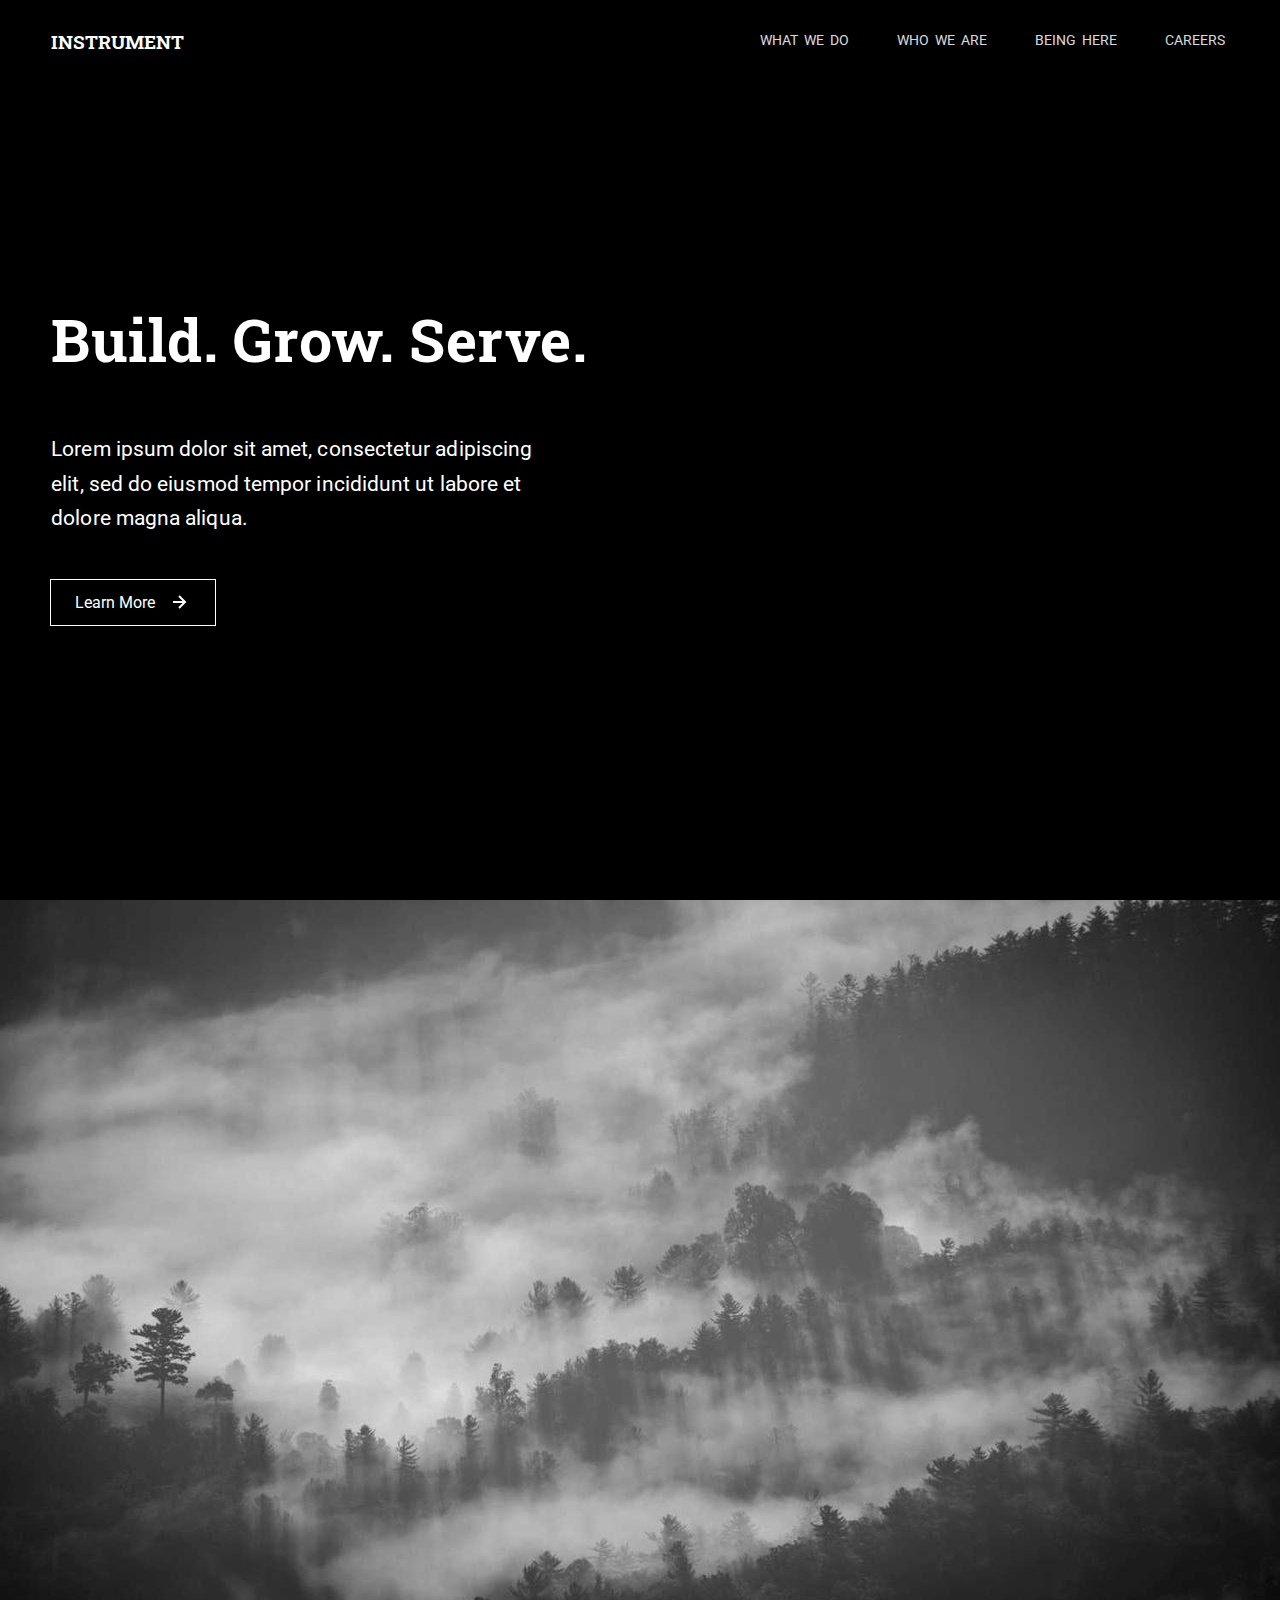
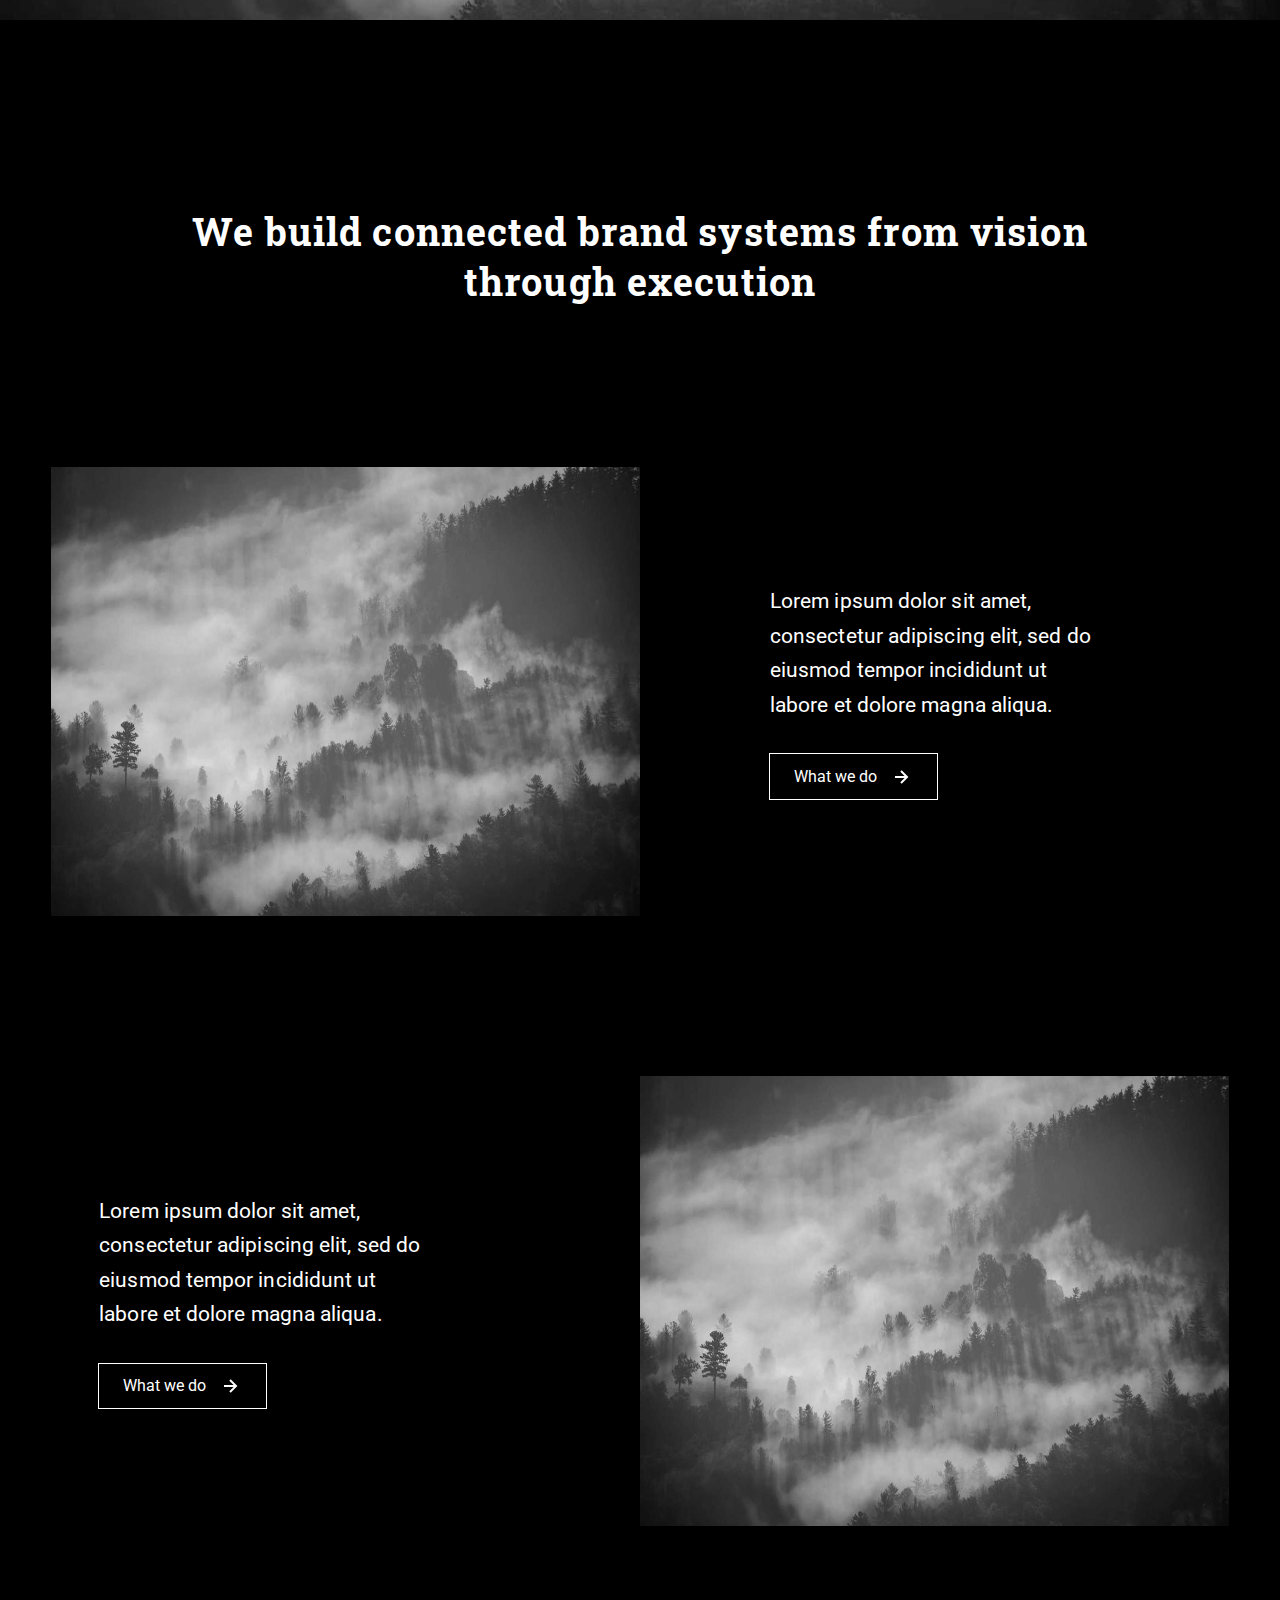
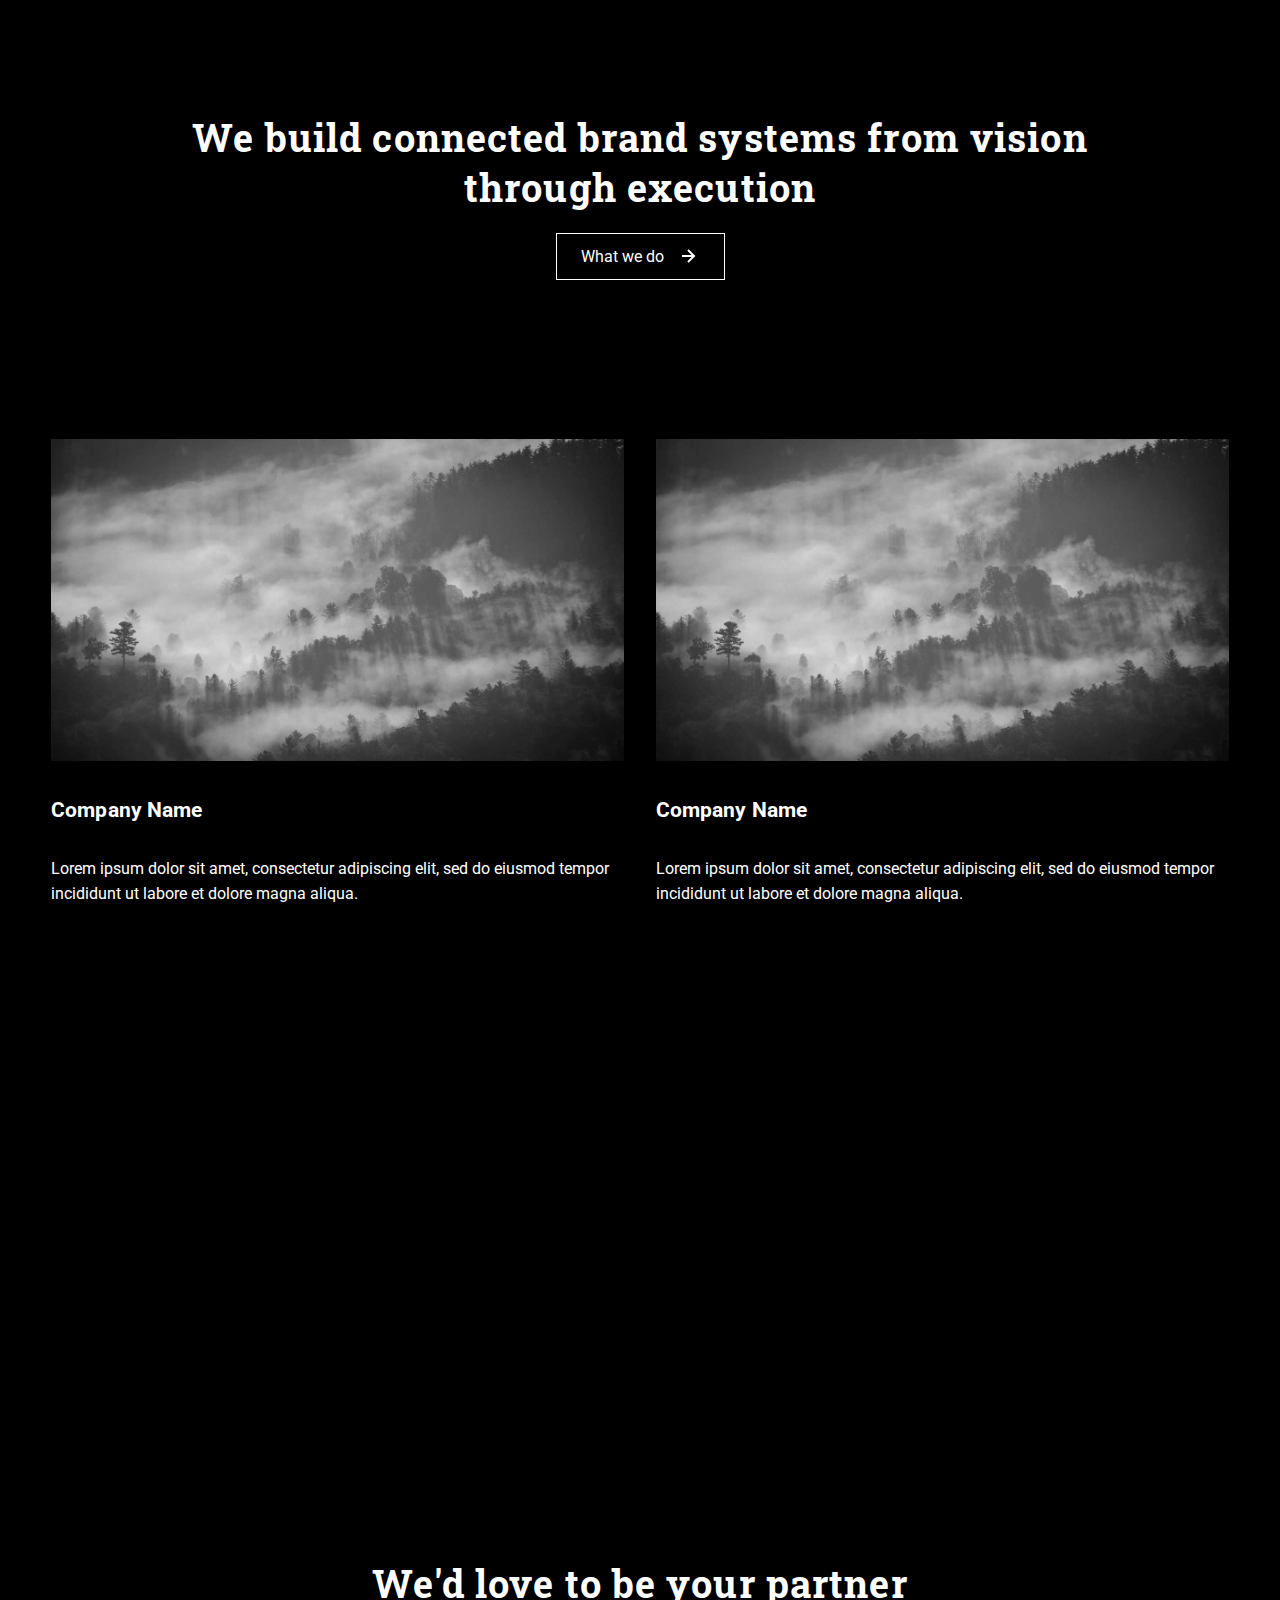
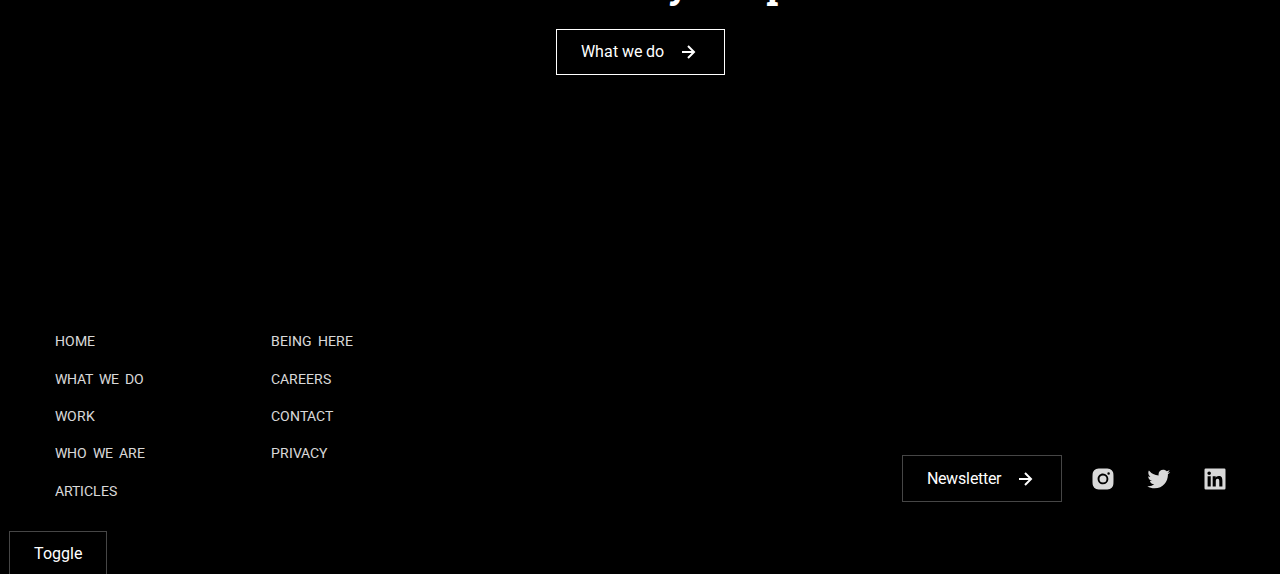
<file: index.html>
<!DOCTYPE html>
<html lang="en">

<head>
  <meta charset="UTF-8">
  <meta http-equiv="X-UA-Compatible" content="IE=edge">
  <meta name="viewport" content="width=device-width, initial-scale=1.0">
  <title>CheeKianTeoh | Instrument Mock Up</title>
  <link rel="stylesheet" href="./style.css">
</head>

<body>
  <nav class="navbar uppercase">
    <div class="navbar-container container">
      <h3 class="navbar__logo cursor">Instrument</h3>
      <ul class="navbar__links">
        <li>
          <a href="#" class="text--light-3">what we do</a>
        </li>
        <li>
          <a href="#">who we are</a>
        </li>
        <li>
          <a href="#">being here</a>
        </li>
        <li>
          <a href="#">careers</a>
        </li>
      </ul>
    </div>
  </nav>
  <nav class="navbar navbar--mobile uppercase">
    <div class="navbar-container container">
      <h3 class="navbar__logo cursor">Instrument</h3>
      <span class="navbar__btn cursor">
        <svg class="js-menu not-sr-only" xmlns="http://www.w3.org/2000/svg" height="36" viewBox="0 96 960 960"
          width="48" fill="currentColor">
          <path
            d="M115.935 822.696v-68.131h728.13v68.131h-728.13Zm0-212.631v-68.13h728.13v68.13h-728.13Zm0-212.63v-68.37h728.13v68.37h-728.13Z" />
        </svg>
        <svg class="js-close sr-only" xmlns="http://www.w3.org/2000/svg" height="36" viewBox="0 96 960 960" width="48"
          fill="currentColor">
          <path
            d="M249 854.739 201.261 807l231-231-231-231L249 297.261l231 231 231-231L758.739 345l-231 231 231 231L711 854.739l-231-231-231 231Z" />
        </svg>
      </span>
    </div>
    <section class="navbar__menu sr-only">
      <div class="menu-container uppercase">
        <ul class="menu__items">
          <li class="menu__item">
            <a href="#">what we do</a>
          </li>
          <li class="menu__item">
            <a href="#">work</a>
          </li>
          <li class="menu__item">
            <a href="#">who we are</a>
          </li>
          <li class="menu__item">
            <a href="#">being here</a>
          </li>
          <li class="menu__item">
            <a href="#">careers</a>
          </li>
          <li class="menu__item">
            <a href="#">contact</a>
          </li>
        </ul>
      </div>
    </section>
  </nav>


  <!-- hero section start -->
  <section class="hero">
    <div class="hero-container container">
      <h1 class="hero__title">Build. Grow. Serve.</h1>
      <!-- adding svg to h1 -->
      <!-- <h1>
        <span>Build.</span>
        <span>Grow.</span>
        <span>Serve.</span>
      </h1> -->
      <p class="hero__text text text--large">Lorem ipsum dolor sit amet, consectetur adipiscing elit, sed do eiusmod
        tempor incididunt ut
        labore et dolore
        magna aliqua.</p>
      <button class="btn btn--white ">
        Learn More
        <svg xmlns="http://www.w3.org/2000/svg" width="24" height="24" viewBox="0 0 24 24" fill="currentColor">
          <path d="m11.293 17.293 1.414 1.414L19.414 12l-6.707-6.707-1.414 1.414L15.586 11H6v2h9.586z"></path>
        </svg>
      </button>
    </div>
  </section>
  <!-- hero section end -->

  <section class="video">
    <img src="./images/photo-1280-720.jpg" alt="sample image">
  </section>

  <!-- mission section start -->
  <section class="mission">
    <div class="container">
      <h2 class="mission-statement">
        We build connected brand systems from vision through execution
      </h2>
    </div>
    <!-- company statement end -->

    <!-- mission 1 -->
    <article class="mission-content container">
      <img src="./images/photo-1280-720.jpg" alt="sample image">
      <div class="mission-content__text">
        <p class="text text--large">
          Lorem ipsum dolor sit amet, consectetur adipiscing elit, sed do eiusmod tempor incididunt ut labore et
          dolore
          magna aliqua.
        </p>
        <button class="btn btn--white ">
          What we do
          <svg xmlns="http://www.w3.org/2000/svg" width="24" height="24" viewBox="0 0 24 24" fill="currentColor">
            <path d="m11.293 17.293 1.414 1.414L19.414 12l-6.707-6.707-1.414 1.414L15.586 11H6v2h9.586z"></path>
          </svg>
        </button>
      </div>
    </article>
    <!-- end mission 1 -->

    <!-- mission 2 -->
    <article class="mission-content mission-content--flip container">
      <img src="./images/photo-1280-720.jpg" alt="sample image">
      <div class="mission-content__text">
        <p class="text text--large">
          Lorem ipsum dolor sit amet, consectetur adipiscing elit, sed do eiusmod tempor incididunt ut labore et
          dolore
          magna aliqua.
        </p>
        <button class="btn btn--white ">
          What we do
          <svg xmlns="http://www.w3.org/2000/svg" width="24" height="24" viewBox="0 0 24 24" fill="currentColor">
            <path d="m11.293 17.293 1.414 1.414L19.414 12l-6.707-6.707-1.414 1.414L15.586 11H6v2h9.586z"></path>
          </svg>
        </button>
      </div>
    </article>
    <!-- end mission 2 -->
  </section>
  <!-- mission section end -->

  <!-- works section start -->
  <section class="work">
    <!-- work call-to-action start -->
    <article class="cta">
      <div class="container">
        <h2>
          We build connected brand systems from vision through execution
        </h2>
        <button class="btn btn--white margin-center">
          What we do
          <svg xmlns="http://www.w3.org/2000/svg" width="24" height="24" viewBox="0 0 24 24" fill="currentColor">
            <path d="m11.293 17.293 1.414 1.414L19.414 12l-6.707-6.707-1.414 1.414L15.586 11H6v2h9.586z"></path>
          </svg>
        </button>
      </div>
    </article>
    <!-- work call-to-action end -->

    <!-- work content -->
    <div class="work__content">
      <article class="work__feature">
        <img src="./images/photo-1280-720.jpg" alt="sample image">
        <div class="feature__text">
          <p class="text--large bold">
            Company Name
          </p>
          <p class="work__subtitle">
            Lorem ipsum dolor sit amet, consectetur adipiscing elit, sed do eiusmod tempor incididunt ut labore et
            dolore
            magna aliqua.
          </p>
        </div>
      </article>
      <article class="work__feature">
        <img src="./images/photo-1280-720.jpg" alt="sample image">
        <div class="feature__text">
          <p class="text--large bold">
            Company Name
          </p>
          <p class="work__subtitle">
            Lorem ipsum dolor sit amet, consectetur adipiscing elit, sed do eiusmod tempor incididunt ut labore et
            dolore
            magna aliqua.
          </p>
        </div>
      </article>

    </div>
    <!-- end work content -->
  </section>

  <!-- collaborator -->
  <section class="collab">
    <div class="grid container">
      <div class="grid__col js-grid-item">
        <div class="collab__logo js-collab__logo">
          <img src="./images/companies/🦆 icon _apple_.svg" alt="apple logo">
        </div>
        <div class="collab__logo js-collab__logo">
          <img src="./images/companies/🦆 icon _canva_.svg" alt="canva logo">
        </div>
        <div class="collab__logo js-collab__logo">
          <img src="./images/companies/🦆 icon _curseforge_.svg" alt="curseforge logo">
        </div>
      </div>

      <div class="grid__col js-grid-item">
        <div class="collab__logo js-collab__logo">
          <img src="./images/companies/🦆 icon _facebook_.svg" alt="facebook logo">
        </div>
        <div class="collab__logo js-collab__logo">
          <img src="./images/companies/🦆 icon _fastapi_.svg" alt="fastapi logo">
        </div>
        <div class="collab__logo js-collab__logo">
          <img src="./images/companies/🦆 icon _gmail_.svg" alt="gmail logo">
        </div>
      </div>

      <div class="grid__col js-grid-item">
        <div class="collab__logo js-collab__logo">
          <img src="./images/companies/🦆 icon _google_.svg" alt="google logo">
        </div>
        <div class="collab__logo js-collab__logo">
          <img src="./images/companies/🦆 icon _instagram_.svg" alt="instagram logo">
        </div>
        <div class="collab__logo js-collab__logo">
          <img src="./images/companies/🦆 icon _linkedin_.svg" alt="linkedin logo">
        </div>
      </div>
    </div>
  </section>

  <section class="contact">
    <article class="cta">
      <div class="container">
        <h2>
          We'd love to be your partner
        </h2>
        <button class="btn btn--white margin-center">
          What we do
          <svg xmlns="http://www.w3.org/2000/svg" width="24" height="24" viewBox="0 0 24 24" fill="currentColor">
            <path d="m11.293 17.293 1.414 1.414L19.414 12l-6.707-6.707-1.414 1.414L15.586 11H6v2h9.586z"></path>
          </svg>
        </button>
      </div>
    </article>
    <!-- work call-to-action end -->
  </section>

  <!-- links -->
  <footer class="footer container">
    <ul class="footer-navigation">
      <div>
        <li><a>Home</a></li>
        <li><a>What we do</a></li>
        <li><a>Work</a></li>
        <li><a>Who we are</a></li>
        <li><a>Articles</a></li>
      </div>
      <div>
        <li><a>Being here</a></li>
        <li><a>Careers</a></li>
        <li><a>Contact</a></li>
        <li><a>Privacy</a></li>
      </div>
    </ul>

    <section class="socials">
      <button class="btn btn--dark">
        Newsletter
        <svg xmlns="http://www.w3.org/2000/svg" width="24" height="24" viewBox="0 0 24 24" fill="currentColor">
          <path d="m11.293 17.293 1.414 1.414L19.414 12l-6.707-6.707-1.414 1.414L15.586 11H6v2h9.586z"></path>
        </svg>
      </button>
      <ul aria-label="List of links to Instrument's social media accounts">
        <li>
          <a class="social-link" href="#" target="_blank">
            <span class="sr-only">Instrument on Instagram</span>
            <img src="./images/logo_svg/instagram.svg" alt="Instagram image">
          </a>
        </li>
        <li>
          <a class="social-link" href="#" target="_blank">
            <span class="sr-only">Instrument on Twitter</span>
            <img src="./images/logo_svg/twitter.svg" alt="Twitter image">
          </a>
        </li>
        <li>
          <a class="social-link" href="#" target="_blank">
            <span class="sr-only">Instrument on LinkedIn</span>
            <img src="./images/logo_svg/linkedin.svg" alt="Instagram image">
          </a>
        </li>
      </ul>
    </section>
  </footer>
  <br>
  <button id="toggle" class="btn btn--dark">
    Toggle
  </button>

  <audio id="clickSound" src="./sounds/chime-sound.mp3"></audio>

  <script src="logic.js"></script>
</body>

</html>
</file>
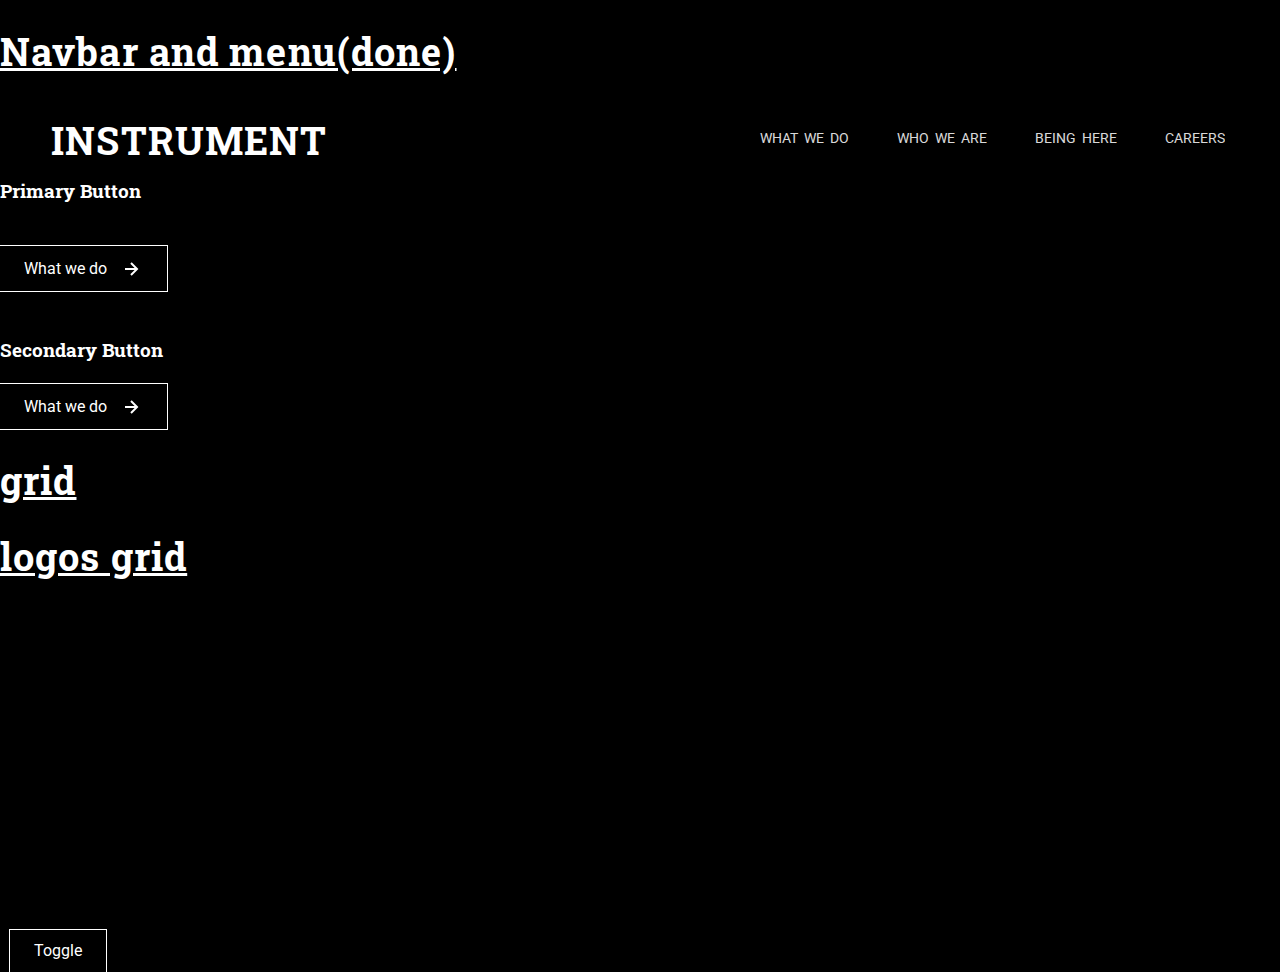
<file: components.html>
<!DOCTYPE html>
<html lang="en" class="">

<head>
  <meta charset="UTF-8">
  <meta http-equiv="X-UA-Compatible" content="IE=edge">
  <meta name="viewport" content="width=device-width, initial-scale=1.0">
  <title>Components | Instruments</title>
  <link rel="stylesheet" href="style.css">
</head>

<body class="p-4">
  <h2 class="underline">Navbar and menu(done)</h2>

  <nav class="navbar uppercase">
    <div class="navbar-container container">
      <h2 class="navbar__logo cursor">Instrument</h2>
      <ul class="navbar__links">
        <li>
          <a href="#">what we do</a>
        </li>
        <li>
          <a href="#">who we are</a>
        </li>
        <li>
          <a href="#">being here</a>
        </li>
        <li>
          <a href="#">careers</a>
        </li>
      </ul>
    </div>
  </nav>
  <nav class="navbar navbar--mobile uppercase">
    <div class="navbar-container container">
      <h2 class="navbar__logo cursor">Instrument</h2>
      <span class="navbar__btn cursor">
        <svg class="js-menu not-sr-only" xmlns="http://www.w3.org/2000/svg" height="36" viewBox="0 96 960 960"
          width="48" fill="currentColor">
          <path
            d="M115.935 822.696v-68.131h728.13v68.131h-728.13Zm0-212.631v-68.13h728.13v68.13h-728.13Zm0-212.63v-68.37h728.13v68.37h-728.13Z" />
        </svg>
        <svg class="js-close sr-only" xmlns="http://www.w3.org/2000/svg" height="36" viewBox="0 96 960 960" width="48"
          fill="currentColor">
          <path
            d="M249 854.739 201.261 807l231-231-231-231L249 297.261l231 231 231-231L758.739 345l-231 231 231 231L711 854.739l-231-231-231 231Z" />
        </svg>
      </span>
    </div>
    <section class="menu sr-only">
      <div class="menu-container uppercase">
        <ul class="menu__items">
          <li class="menu__item">
            <a href="#">what we do</a>
          </li>
          <li class="menu__item">
            <a href="#">work</a>
          </li>
          <li class="menu__item">
            <a href="#">who we are</a>
          </li>
          <li class="menu__item">
            <a href="#">being here</a>
          </li>
          <li class="menu__item">
            <a href="#">careers</a>
          </li>
          <li class="menu__item">
            <a href="#">contact</a>
          </li>
        </ul>
      </div>
    </section>
  </nav>

  <h2 class="underline">button: primary and secondary</h2>
  <div>
    <h3 class="capitalize">primary button</h3>
    <br>
    <button class="btn btn--white">
      What we do
      <svg xmlns="http://www.w3.org/2000/svg" width="24" height="24" viewBox="0 0 24 24" fill="currentColor">
        <path d="m11.293 17.293 1.414 1.414L19.414 12l-6.707-6.707-1.414 1.414L15.586 11H6v2h9.586z"></path>
      </svg>
    </button>
    <br>
    <h3 class="capitalize">secondary button</h3>
    <button class="btn btn--white btn btn--white--dark">
      What we do
      <svg xmlns="http://www.w3.org/2000/svg" width="24" height="24" viewBox="0 0 24 24" fill="currentColor">
        <path d="m11.293 17.293 1.414 1.414L19.414 12l-6.707-6.707-1.414 1.414L15.586 11H6v2h9.586z"></path>
      </svg>
    </button>
  </div>
  <h2 class="underline">grid</h2>
  <h2 class="underline">logos grid</h2>

  <section class="collab">
    <div class="grid container">
      <div class="grid__col js-grid-item">
        <div class="collab__logo js-collab__logo">
          <img src="./images/companies/🦆 icon _apple_.svg" alt="apple logo">
        </div>
        <div class="collab__logo js-collab__logo">
          <img src="./images/companies/🦆 icon _canva_.svg" alt="canva logo">
        </div>
        <div class="collab__logo js-collab__logo">
          <img src="./images/companies/🦆 icon _curseforge_.svg" alt="curseforge logo">
        </div>
      </div>

      <div class="grid__col js-grid-item">
        <div class="collab__logo js-collab__logo">
          <img src="./images/companies/🦆 icon _facebook_.svg" alt="facebook logo">
        </div>
        <div class="collab__logo js-collab__logo">
          <img src="./images/companies/🦆 icon _fastapi_.svg" alt="fastapi logo">
        </div>
        <div class="collab__logo js-collab__logo">
          <img src="./images/companies/🦆 icon _gmail_.svg" alt="gmail logo">
        </div>
      </div>

      <div class="grid__col js-grid-item">
        <div class="collab__logo js-collab__logo">
          <img src="./images/companies/🦆 icon _google_.svg" alt="google logo">
        </div>
        <div class="collab__logo js-collab__logo">
          <img src="./images/companies/🦆 icon _instagram_.svg" alt="instagram logo">
        </div>
        <div class="collab__logo js-collab__logo">
          <img src="./images/companies/🦆 icon _linkedin_.svg" alt="linkedin logo">
        </div>
      </div>
    </div>
  </section>


  <button id="toggle" class="btn btn--white btn btn--white--dark">
    Toggle
  </button>

  <audio id="clickSound" src="./sounds/chime-sound.mp3"></audio>
  <script src="logic.js"></script>

</body>

</html>
</file>
<file: style.css>
@import url("https://fonts.googleapis.com/css2?family=Roboto:wght@300;400;500;700&display=swap");
@import url("https://fonts.googleapis.com/css2?family=Roboto+Slab&display=swap");

/***
  Custom variables
***/
:root {
  /* neutral color */
  --primary: hsl(0, 0%, 0%);
  --secondary: hsl(0, 0%, 100%);
  --primary-replace: 0 0 0;
  --secondary-replace: 255 255 255;

  /* general spacing */
  --padding: 2rem;

  /* navbar height */
  --nav-height: 5rem;

  /* container padding */
  --container-padding: clamp(2rem, 4vw, 4rem);
}

/***
  Utility class
***/

/* White Color Modifiers  */
.text--light-3 {
  color: rgba(var(--secondary-replace) / 1);
}
.text--light-2 {
  color: rgba(var(--secondary-replace) / 0.7);
}
.text--light-1 {
  color: rgba(var(--secondary-replace) / 0.5);
}
.text--light-0 {
  color: rgba(var(--secondary-replace) / 0.12);
}

/* Black Color Modifiers */
.text--dark-3 {
  color: rgba(var(--primary-replace) / 0.87);
}
.text--dark-2 {
  color: rgba(var(--primary-replace) / 0.54);
}
.text--dark-1 {
  color: rgba(var(--primary-replace) / 0.38);
}
.text--dark-0 {
  color: rgba(var(--primary-replace) / 0.12);
}

/* Text Size Modifers */
.text--large {
  font-size: 1.333rem;
  letter-spacing: 0.005rem;
  line-height: 1.333;
}
.text--default {
  font-size: 1rem;
  line-height: 1.618;
}
.text--small {
  font-size: 0.75rem;
  letter-spacing: 0.02rem;
  line-height: 1.618;
}

/* Text variant Modifiers -- inline */
.text--caps {
  font-size: 0.853rem;
  font-weight: 600;
  letter-spacing: 0.06rem;
  text-transform: uppercase;
}

.dark-mode {
  --primary: hsl(0, 0%, 0%);
  --secondary: hsl(0, 0%, 100%);
}

.light-mode {
  --primary: hsl(0, 0%, 100%);
  --secondary: hsl(0, 0%, 0%);
}

.underline {
  text-decoration: underline;
}

.active {
  font-weight: bold;
}

.hidden {
  display: none;
}

.show {
  display: block;
}

.bold {
  font-weight: 700;
}

.sr-only {
  position: absolute;
  width: 1px;
  height: 1px;
  padding: 0;
  margin: -1px;
  visibility: hidden;
  opacity: 0;
  overflow: hidden;
  clip: rect(0, 0, 0, 0);
  white-space: nowrap;
  border-width: 0;
}

/* 
This can be useful when you want to visually hide something on small screens but show it on larger screens */
.not-sr-only {
  position: static;
  width: auto;
  height: auto;
  padding: 0;
  margin: 0;
  visibility: visible;
  opacity: 1;
  overflow: visible;
  clip: auto;
  white-space: normal;
}

.hide {
  transform: translateY(-100%);
}

.fw-normal {
  font-weight: normal;
}

.capitalize {
  text-transform: capitalize;
}

.uppercase {
  text-transform: uppercase;
}

.cursor {
  cursor: pointer;
}

.container {
  padding-inline: clamp(2rem, 4vw, 4rem);
}

.flow > * + * {
  margin-top: 10rem;
}

.subtitle {
  font-size: 0.85rem;
}

.grid {
  max-width: 1084px;
  margin-inline: auto;
  display: grid;
  grid-template-columns: repeat(3, 1fr);
  gap: 1rem;
}

.margin-center {
  margin-inline: auto;
}

/***
  Josh Comeau CSS Reset 
***/

/* 
  1. Use a more intuitive box-sizing model
*/

*,
*::before,
*::after {
  box-sizing: border-box;
}

/*
  2. Remove default margin
*/

* {
  margin: 0;
}

/*
  3. Allow percentage-based heights in the application
*/
html,
body {
  height: 100%;
}

/*
  Typographic tweaks!
  4. Add accessible line-height
  5. Improve text rendering
*/
body {
  line-height: 1.333;
  -webkit-font-smoothing: antialiased;
}

/*
  6. Improve media defaults
*/
img,
picture,
video,
canvas,
svg {
  display: block;
  max-width: 100%;
}

img {
  width: 100%;
}

/*
  7. Remove built-in form typography styles
*/
input,
button,
textarea,
select {
  font: inherit;
}

/*
  8. Avoid text overflows
*/
p,
h1,
h2,
h3,
h4,
h5,
h6 {
  overflow-wrap: break-word;
}

body {
  color: var(--secondary);
  background-color: var(--primary);

  font-family: "Roboto", sans-serif;
  font-size: 16px;
  line-height: 1.333;

  position: relative;
}

/* Header Sizes */
h1 {
  font-size: 3.157rem;
  letter-spacing: 0.03rem;
  line-height: 1.333;
}

/* overwrite h1 */
h1 {
  font-size: 3.657rem;
}

h2 {
  font-size: 2.369rem;
  letter-spacing: 0.07rem;
  line-height: 1.333;
}

h1,
h2,
h3,
h4,
h5 {
  font-family: "Roboto Slab", serif;
  margin: 0;
  margin-top: 1.618rem; /*  Golden ratio  */
  margin-bottom: 1.333rem; /*  Perfect Fourth  */
}

p {
  line-height: 1.618 !important;
  margin: 0;
  margin-bottom: 0.75rem;
  /* Body size(1rem / 1.333)   */
}

button {
  font-size: 0.875rem;
  font-weight: medium;
  letter-spacing: 1.25;
  text-transform: uppercase;
}

/* general styling */

svg {
  fill: currentColor;
}

button {
  font-size: 0.9rem;
}

a {
  text-decoration: none;
  color: var(--secondary);
  opacity: 0.85;
  position: relative;
  cursor: pointer;

  font-size: 0.875rem;
  text-transform: uppercase;
  word-spacing: 3px;
}

a:hover {
  text-decoration-skip-ink: all;
}

a::before,
a::after {
  position: relative;
  color: var(--secondary);
  opacity: 0;
  transition: opacity 250ms ease;
}

a::before {
  content: "[";
  left: -7.5px;
}

a::after {
  content: "]";
  right: -7.5px;
}

a:hover::before,
a:hover::after {
  opacity: 1;
}

.link::before,
.link::after {
  position: relative;
  color: var(--secondary);
  opacity: 0;
  transition: opacity 250ms ease;
}

.social-link::before {
  content: unset;
}

.social-link::after {
  content: unset;
}

ul {
  list-style-type: none;
  padding-left: 0;
  width: fit-content;
}

button {
  all: unset;
  cursor: pointer;
}

/* styling here */

/* navbar: refactor complete */
.navbar {
  position: fixed;
  width: 100%;
  background-color: var(--primary);
  transition: transform 500ms ease-in;
}

.navbar-container {
  display: flex;
  justify-content: space-between;
  align-items: center;

  height: var(--nav-height, 80px);
}

.navbar__links {
  display: flex;
  gap: 2.5rem;
}

.navbar--mobile {
  display: none;
}

@media (max-width: 770px) {
  .navbar {
    display: none;
  }

  .navbar--mobile {
    display: block;
    width: 100%;

    background-color: var(--primary);
  }

  .menu-container {
    display: flex;
    align-items: end;

    min-height: calc(100vh - var(--nav-height) * 2.5);
  }

  .menu__items {
    padding-left: var(--padding, 2rem);
    padding-bottom: 6rem;
  }

  .menu__items > * {
    position: relative;
    padding: 0.5rem 0;
  }
}
/* navbar: refactor complete */

/* button refactoring: complete */
#toggle {
  margin: 10px;
}

.btn {
  display: flex;
  align-items: center;
  gap: 0.75rem;
  padding: 0.65rem 1.5rem;

  width: fit-content;

  background: transparent;
  color: var(--secondary);
  outline: 2px solid var(--secondary);
}
.btn > svg {
  display: inline-block;
}

.btn--white {
  background: transparent;
  color: var(--secondary);
  outline: 1px solid var(--secondary);
}

.btn--white:hover {
  transition: all 200ms ease-in-out;
  background: var(--secondary);
  color: var(--primary);
}

.btn--dark {
  background: var(--primary);
  outline: 1px solid rgba(211, 211, 211, 0.328);
}

/* button refactoring: complete */

/* grid refactoring: finished */

.grid__col {
  display: flex;
  flex-direction: row;
  justify-content: center;
  align-items: center;

  width: 100%;
  aspect-ratio: 1;

  position: relative;
  overflow: hidden;
}

.collab__logo {
  transform: translateY(-500%);
  position: absolute;
  visibility: hidden;
  opacity: 0;
}
/* grid refactoring: finished */

.collab__logo > img {
  width: clamp(50px, 10vw, 80px);
  height: auto;
  position: relative;
}

/* hero section */
.hero {
  height: 100%;
  min-height: calc(100% - var(--nav-height));
}

.hero-container {
  height: 100%;
  display: flex;
  flex-direction: column;
  justify-content: center;
  gap: 2em;
}

@media (min-width: 575px) {
  .hero__text {
    max-width: 510px;
    width: 100%;
  }
}

/* end hero section */

/* mission */

.mission {
  padding-top: 10rem;
}

.mission > * + * {
  margin-top: 10rem;
}

.mission-statement,
.cta {
  /* padding-block: 10rem; */
  width: 100%;
  text-align: center;
  margin-inline: auto;
}

@media (min-width: 576px) {
  .mission-statement,
  .cta {
    max-width: 80%;
  }
}

.mission-content {
  display: flex;
}

.mission-content--flip {
  flex-direction: row-reverse;
}

.mission-content > * {
  flex: 1;
}

.mission-content > img {
  max-width: 50%;
  aspect-ratio: 1.31/1;
}

.mission-content__text > p {
  max-width: 80%;
  margin-bottom: 1.5em;
}

.mission-content__text {
  display: flex;
  flex-direction: column;
  justify-content: center;
  padding-left: 8.125rem;
  padding-right: 3rem;
}

.mission-content--flip > .mission-content__text {
  padding-right: 8.125rem;
  padding-left: 3rem;
}

@media (max-width: 1000px) {
  .mission-content {
    display: block;
  }

  .mission-content > img {
    max-width: 90%;
    margin-inline: auto;
  }

  .mission-content__text {
    display: block;
    padding: unset;
    max-width: 80%;
    margin-inline: auto;
  }

  .mission-content__text > p {
    max-width: unset;
    margin-bottom: unset;
    padding-block: 2em;
  }

  .mission-content--flip > .mission-content__text {
    padding: unset;
  }
}

/* end mission */

/* work section */

.work {
  padding-top: 10rem;
}

.work > * + * {
  margin-top: 10rem;
}

.cta {
  display: flex;
  flex-direction: column;
  justify-content: center;
  align-items: center;
}

.work__feature > * {
  padding-inline: var(--container-padding);
}

.feature__text {
  padding-top: 2rem;
  padding-bottom: 3.5rem;
}

@media (max-width: 780px) {
  .work__feature > img {
    padding-inline: unset;
  }
}

@media (min-width: 780px) {
  .feature__text {
    display: flex;
    gap: 5rem;
  }

  .feature__text > * {
    flex: 1;
  }
}

@media (min-width: 900px) {
  .work__feature > * {
    padding-inline: 0;
  }

  .work__content {
    display: grid;
    grid-template-columns: repeat(auto-fit, minmax(min(22rem, 100%), 1fr));
    gap: 2rem;
    padding-inline: var(--container-padding);
  }

  .feature__text {
    flex-direction: column;
    gap: 1rem;
  }
}
/* end work section */

/* contacts */
.contact {
  padding-top: clamp(5rem, 20vw, 15rem);
  padding-bottom: clamp(10rem, 20vw, 20rem);
  /* 2 - 10 */
  /* 5 - 15 */
}

/* end of contacts */

/* footer links */
.footer {
  --footer-gap: 1rem;
  display: flex;
  justify-content: space-between;
  align-items: end;
}

.footer-navigation {
  display: grid;
  grid-template-columns: repeat(2, min(200px, 100%));
  gap: var(--footer-gap);
}

.footer-navigation li + li {
  margin-top: var(--footer-gap);
}

.socials {
  --socials-gap: 1.75rem;
  display: flex;
  align-items: center;
  gap: var(--socials-gap);
}

.socials > ul {
  display: flex;
  gap: var(--socials-gap);
}

.social-link > img {
  width: 28px;
  aspect-ratio: 1;
}

@media (max-width: 1000px) {
  .socials {
    flex-direction: column;
    align-items: unset;
    justify-content: end;
  }
}

@media (max-width: 740px) {
  .footer {
    display: flex;
    justify-content: unset;
    align-items: unset;
    flex-direction: column;
    gap: 3rem;
  }

  .socials {
    flex-direction: row;
    align-items: center;
    justify-content: unset;
    gap: clamp(3rem, 7vw, 6rem);
  }
}

@media (max-width: 450px) {
  .footer-navigation {
    grid-template-columns: unset;
  }

  .socials {
    flex-direction: column;
    align-items: start;
  }
}

@media (max-width: 500px) {
  .contact,
  .cta {
    height: unset;
  }

  .mission {
    padding-top: 3rem;
  }

  .mission > * + * {
    margin-top: 5rem;
  }

  .hero__text {
    width: 100%;
  }

  section {
    padding-bottom: 5rem;
  }
}

/* socials logo */
html.light-mode .socials > ul > li {
  mix-blend-mode: difference;
}

.animation {
  animation-name: fadeInDown, fadeOutUp;
  animation-fill-mode: forwards;
  animation-delay: 0s, 2.5s;
  animation-duration: 500ms, 150ms;
}

@keyframes fadeInDown {
  0% {
    opacity: 0;
    transform: translateY(-100%);
  }

  100% {
    visibility: visible;
    opacity: 1;
    transform: translateY(0);
  }
}

@keyframes fadeOutUp {
  0% {
    opacity: 1;
    transform: translateY(0%);
  }
  100% {
    visibility: hidden;
    opacity: 0;
    transform: translateY(-100%);
  }
}
</file>
